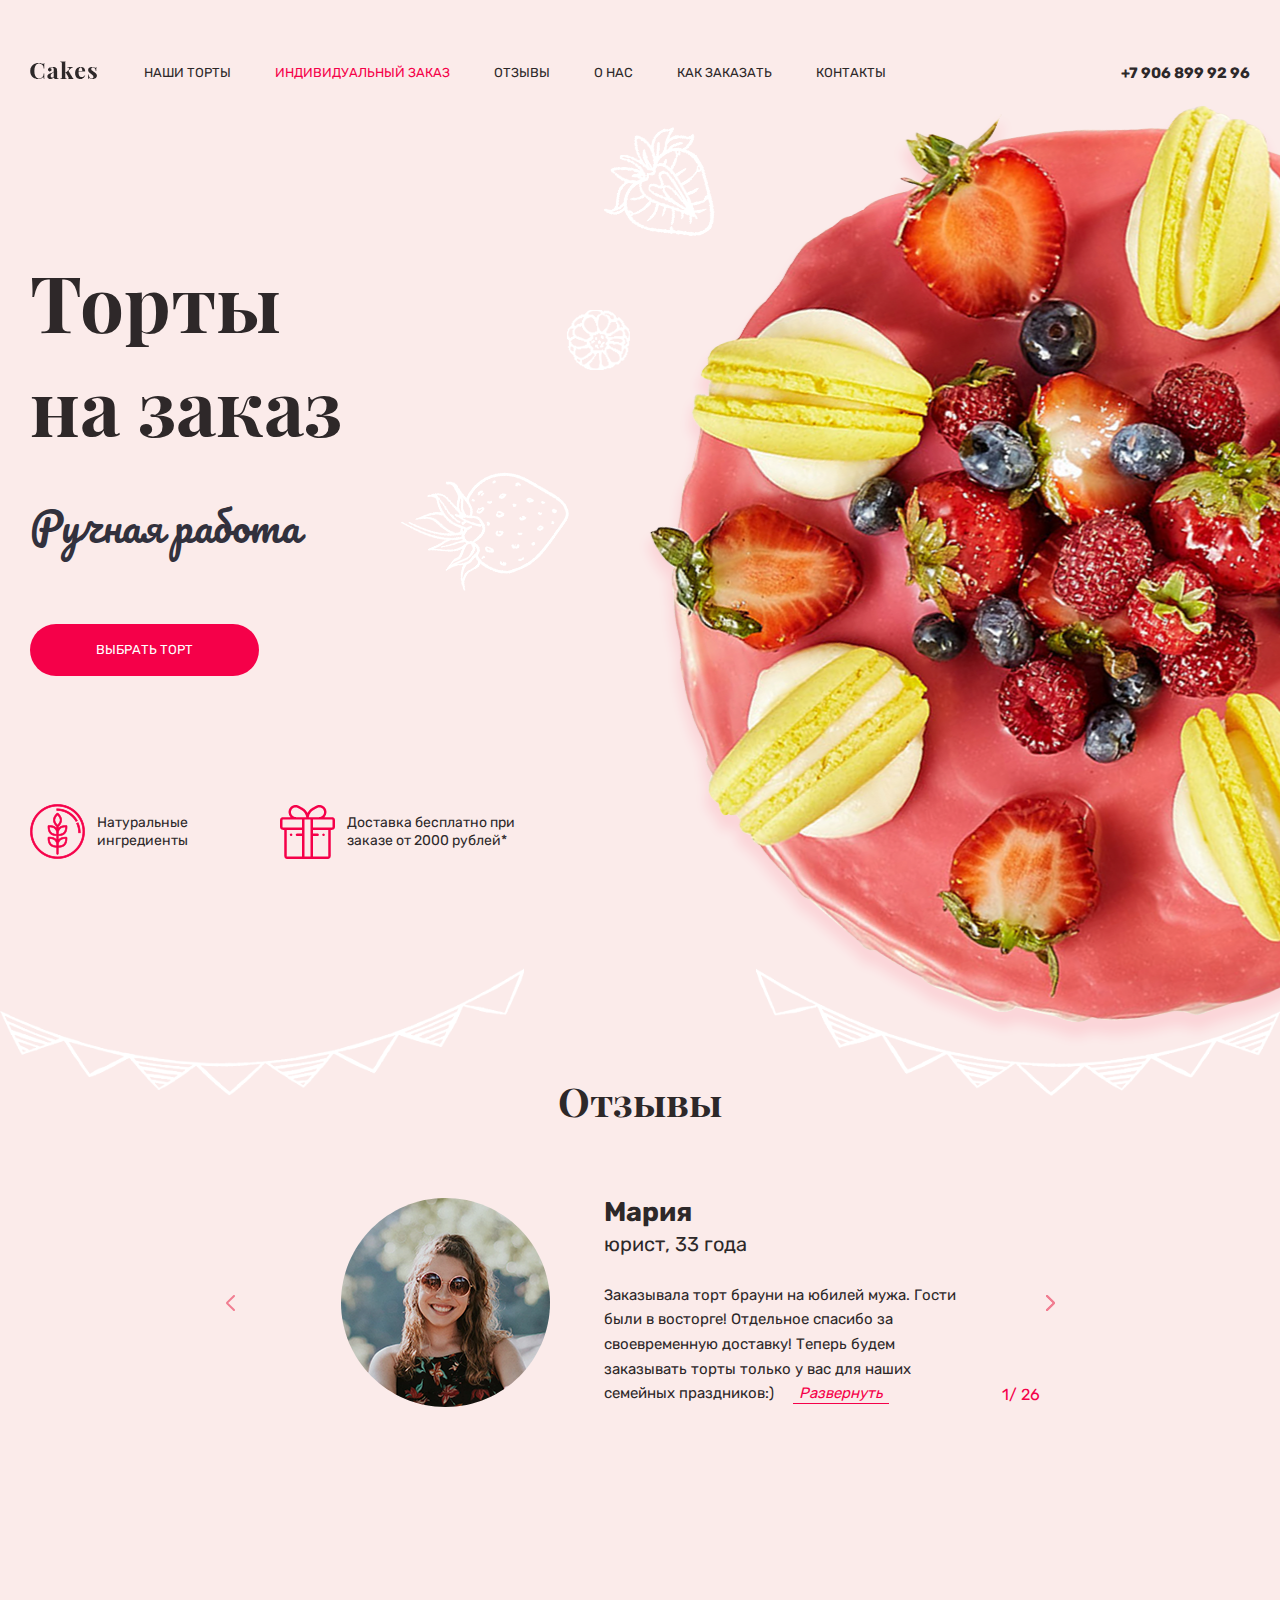
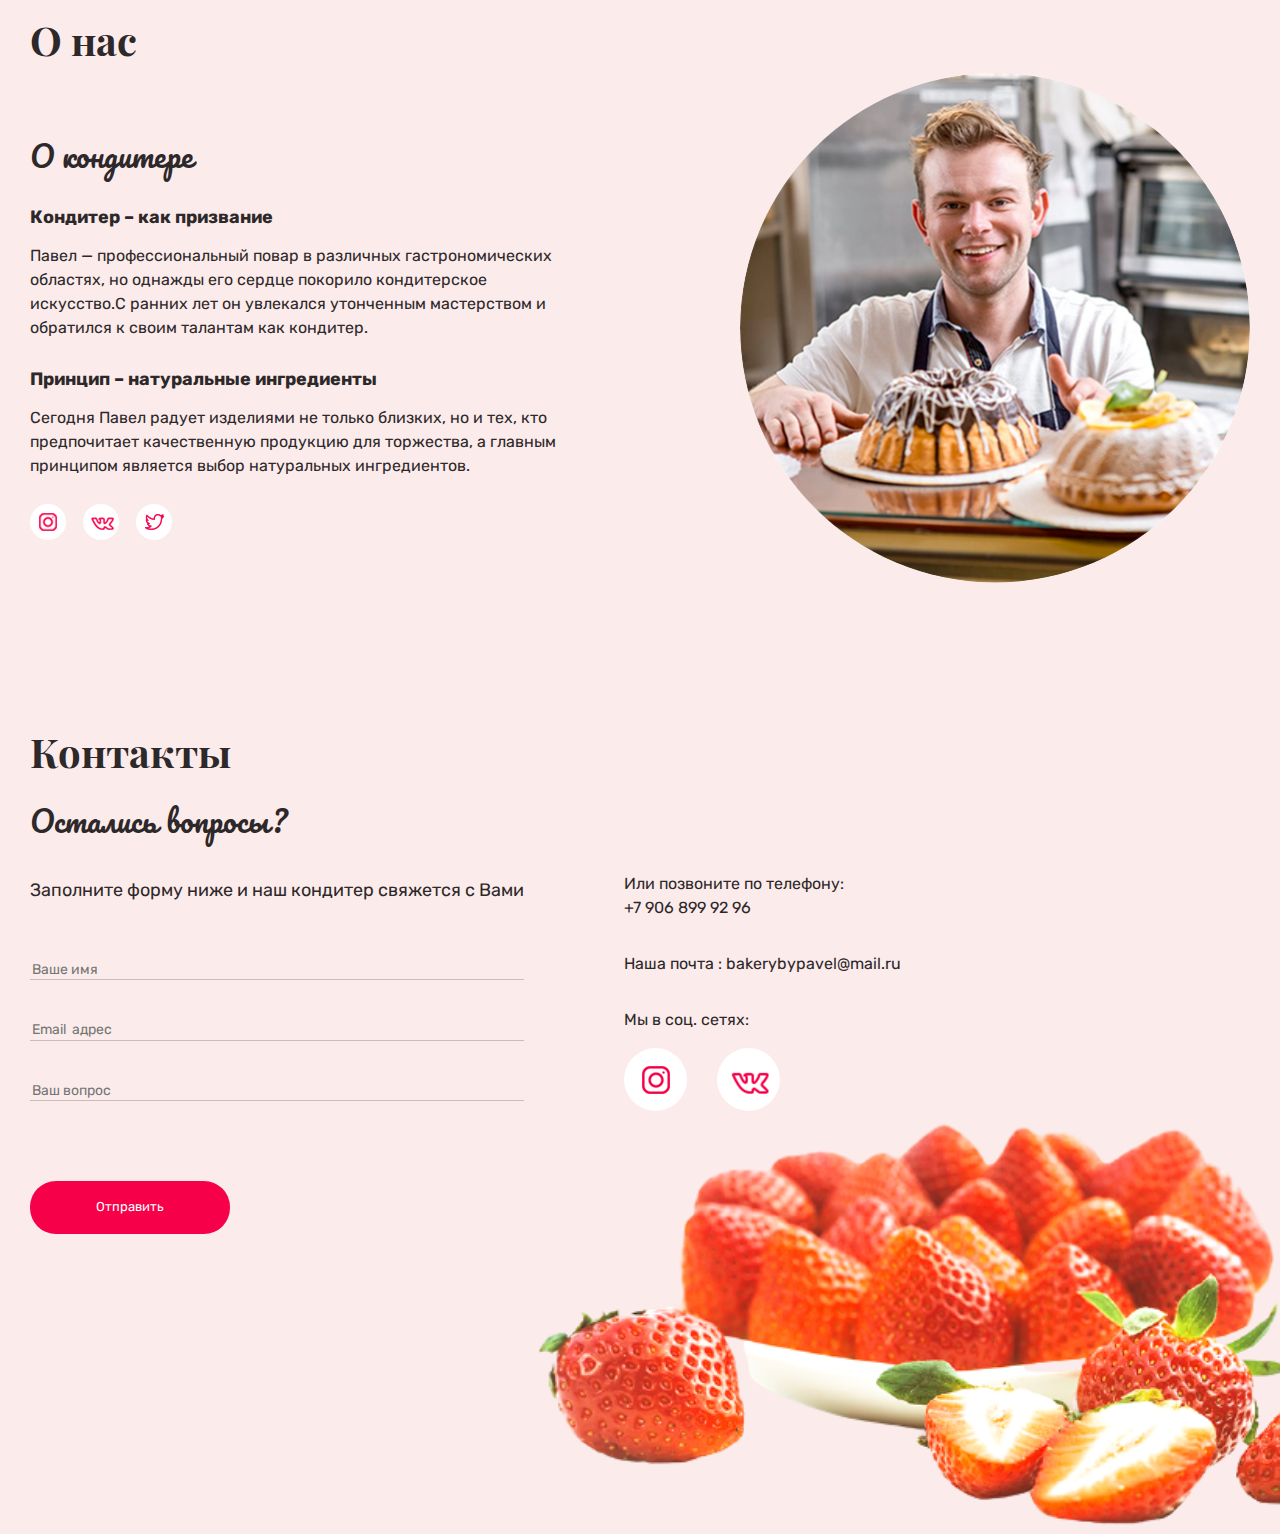
<file: cakes/index.html>
<!DOCTYPE html>
<html lang="ru">
<head>
  <meta charset="UTF-8">
  <meta name="viewport" content="width=device-width, initial-scale=1.0">
  <title>cakes</title>
  <link rel="stylesheet" href="css/normalize.css">
  <link rel="stylesheet" href="css/styles.css">
</head>
<body>
  <header class="site-header">
    <div class="container site-header__container">
      <nav class="site-nav">
        <a class="logo" href="#">
          <img class="logo__img" src="img/Cakes.png" alt="cakes logo" width="67" height="18" srcset="img/Cakes.png 1x,img/Cakes@2x.png 2x">
        </a>

        <ul class="site-nav__list">
          <li class="site-nav__item">
            <a href="#" class="site-nav__link">Наши торты</a>
          </li>
          <li class="site-nav__item site-nav__item--active">
            <a href="#" class="site-nav__link">Индивидуальный заказ</a>
          </li>
          <li class="site-nav__item">
            <a href="#" class="site-nav__link">Отзывы</a>
          </li>
          <li class="site-nav__item">
            <a href="#" class="site-nav__link">О нас</a>
          </li>
          <li class="site-nav__item">
            <a href="#" class="site-nav__link">Как заказать</a>
          </li>
          <li class="site-nav__item">
            <a href="#" class="site-nav__link">Контакты</a>
          </li>
        </ul>
      </nav>

      <a class="tel-link" href="tel:+79068999296">+7 906 899 92 96</a>
    </div>
  </header>

  <main class="site-main">
    <section class="hero-section">
      <div class="container">
        <div class="hero-section__info-wrapper">
          <h2 class="hero-section__heading">Торты на заказ</h2>
          <p class="hero-section__text">Ручная работа</p>
          <a class="button" href="#">Выбрать торт</a>
        </div>

        <div class="hero-section__info-bottom">
          <p class="hero-section__about hero-section__about--ing">Натуральные ингредиенты</p>
          <p class="hero-section__about hero-section__about--order">Доставка бесплатно при заказе от 2000 рублей*</p>
        </div>
      </div>
    </section>

    <section class="clients">
      <div class="container">
        <h2 class="clients__heading">Отзывы</h2>
        <div class="clients__container">
          <button class="clients__button clients__button--prev">
            <img class="clients__button-img" src="img/previous.svg" alt="previous" width="9" height="16">
          </button>
          <button class="clients__button clients__button--next">
            <img class="clients__button-img" src="img/next.svg" alt="next" width="9" height="16">
          </button>

          <ul class="clients__list">
            <li class="clients__item client">
              <div>
                <p class="client__name">Мария</p>
                <p class="client__about">юрист, 33 года</p>
                <blockquote class="client__comment">Заказывала торт брауни на юбилей мужа.
                  Гости были в восторге! Отдельное спасибо
                  за своевременную доставку! Теперь будем заказывать торты только у вас для наших семейных праздников:) <button class="button-more">Развернуть</button></blockquote>
                </div>
              </li>
            </ul>

            <div class="slider">
              <span class="slider__number">1</span>/
              <span class="slider__number">26</span>
            </div>
        </div>

        </div>
      </section>

      <section class="about-us">
        <div class="container">
          <h2 class="about-us__heading">О нас</h2>
          <div class="about-us__container">
            <div class="about-us__info info">
              <h3 class="info__heading">О кондитере</h3>
              <p class="info__main-text">Кондитер – как призвание</p>
              <p class="info__text">Павел — профессиональный повар в различных гастрономических областях, но однажды его сердце покорило кондитерское искусство.С ранних лет он увлекался утонченным мастерством и обратился к своим талантам как кондитер.</p>
              <p class="info__main-text">Принцип – натуральные ингредиенты</p>
              <p class="info__text">Сегодня Павел радует изделиями не только близких, но и тех, кто предпочитает качественную продукцию для торжества, а главным принципом является выбор натуральных ингредиентов.</p>

              <ul class="socials-list">
                <li class="socials-list__item social">
                  <a href="#" class="social__link">
                    <img class="social__img social__img--inst" src="img/inst.png" alt="instagram" width="18" height="18" srcset="img/inst.png 1x, img/inst@2x.png 2x" width="">
                  </a>
                </li>
                <li class="socials-list__item social">
                  <a href="#" class="social__link">
                    <img class="social__img social__img--vk" src="img/vk.png" alt="vk" width="25" height="17" srcset="img/vk.png 1x, img/vk@2x.png 2x">
                  </a>
                </li>
                <li class="socials-list__item social">
                  <a href="#" class="social__link">
                    <img class="social__img social__img--tw" src="img/tw.png" alt="twitter" width="19" height="16" srcset="img/tw.png 1x, img/tw@2x.png 2x">
                  </a>
                </li>
              </ul>
            </div>

            <img class="about-us__img" src="img/about-us.jpg" alt="about-us" width="510" height="510">
          </div>
        </section>

        <section class="contacts">
          <div class="container contacts__container">
            <div class="contacts-wrapper--left">
              <h2 class="contacts__heading">Контакты</h2>
              <h3 class="contacts__main-text">Остались вопросы?</h3>
              <p class="contacts__text">Заполните форму ниже и наш кондитер свяжется с Вами</p>
              <form class="contacts__form" action="https://echo.htmlacademy.ru">
                <label class="visually-hidden" for="name">name</label>
                <input class="contacts__input" type="text"placeholder="Ваше имя" name="name-input" id="name">

                <label class="visually-hidden" for="email">name</label>
                <input class="contacts__input" type="email"placeholder="Email  адрес" name="name-input" id="email">

                <label class="visually-hidden" for="text">name</label>
                <input class="contacts__input" type="text"name="textarea" id="text"placeholder="Ваш вопрос">

                <button class="contacts__button" type="submit">Отправить</button>
              </form>
            </div>

            <div class="contacts-wrapper--right">
              <p class="contacts__contact">
                Или позвоните по телефону: <br>
                <a href="tel:+79068999296" class="contacts__link">+7 906 899 92 96</a>
              </p>
              <p class="contacts__contact">
                Наша почта :
                <a href="mailto:bakerybypavel@mail.ru" class="contacts__link">bakerybypavel@mail.ru</a>
              </p>
              <p class="contacts__contact">
                Мы в соц. сетях:
              </p>
              <ul class="contacts__socials-list">
                <li class="contacts__socials-item">
                  <a class="contacts__socials-link" href="#">
                    <img class="contacts__socials-img contacts__socials-img--inst" src="img/insta-big.png" alt="instagram" width="28" height="28">
                  </a>
                </li>

                <li class="contacts__socials-item">
                  <a class="contacts__socials-link" href="#">
                    <img class="contacts_ _socials-img contacts_ _socials-img--vk" src="img/vk-big.png" alt="instagram" width="41" height="29">
                  </a>
                </li>
              </ul>
            </div>
          </div>
        </section>
      </main>
    </body>
    </html>
</file>
<file: cakes/css/styles.css>
@font-face {
  font-family: "Playfair Display";
  font-style: normal;
  font-weight: 400;
  font-display:swap;
  src: url("../fonts/playfair-display-v21-latin_cyrillic-regular.woff2") format("woff2"),
       url("../fonts/playfair-display-v21-latin_cyrillic-regular.woff") format("woff");
}

@font-face {
  font-family: "Playfair Display";
  font-style: normal;
  font-weight: 700;
  font-display:swap;
  src: url("../fonts/playfair-display-v21-latin_cyrillic-700.woff2") format("woff2"),
       url("../fonts/playfair-display-v21-latin_cyrillic-700.woff") format("woff");
}

@font-face {
  font-family: "Playfair Display";
  font-style: italic;
  font-weight: 700;
  font-display:swap;
  src: url("../fonts/playfair-display-v21-latin_cyrillic-700italic.woff2") format("woff2"),
       url("../fonts/playfair-display-v21-latin_cyrillic-700italic.woff") format("woff");
}
@font-face {
  font-family: "Pacifico";
  font-style: normal;
  font-weight: 400;
  font-display:swap;
  src: url("../fonts/pacifico-v17-latin_cyrillic-regular.woff2") format("woff2"),
       url("../fonts/pacifico-v17-latin_cyrillic-regular.woff") format("woff");
}

@font-face {
  font-family: "Rubik";
  font-style: normal;
  font-weight: 400;
  font-display:swap;
  src: url("../fonts/rubik-v11-latin_cyrillic-regular.woff2") format("woff2"),
       url("../fonts/rubik-v11-latin_cyrillic-regular.woff") format("woff");
}

@font-face {
  font-family: "Rubik";
  font-style: normal;
  font-weight: 700;
  font-display:swap;
  src: url("../fonts/rubik-v11-latin_cyrillic-700.woff2") format("woff2"),
       url("../fonts/rubik-v11-latin_cyrillic-700.woff") format("woff");
}

html {
  box-sizing: border-box;
  scroll-behavior: smooth;
}

*,
*::before,
*::after {
  box-sizing: inherit;
}

body {
  padding: 0;
  margin: 0;
  font-family: "Rubik","Arial", sans-serif;
  font-size: 16px;
  line-height: 1.5;
  background-color: #fbebea;
  color: #2d2829;
  background-image: url("../img/hero-img.png");
  background-repeat: no-repeat;
  background-position: calc(50% + 350px) 105px;
  overflow-x: hidden;
}

img {
  max-width: 100%;
  height: auto;
}

.visually-hidden {
  position: absolute;
  width: 1px;
  height: 1px;
  margin: -1px;
  border: 0;
  padding: 0;
  clip: rect(0 0 0 0);
  overflow: hidden;
}

.container {
  max-width: 1260px;
  padding-left: 20px;
  padding-right: 20px;
  margin-left: auto;
  margin-right: auto;
}
.site-header{
  padding: 60px 0;
}
.site-header__container{
  display: flex;
  align-items: center;
}
.site-nav{
  display: flex;
  align-items: center;
}
.logo{
  margin-right: 25px;
}
.logo__img{
  width: 67px;
  height: 18px;
}
.site-nav__list{
 display: flex;
 align-items: center;
 margin: 0;
 padding: 0;
 list-style-type: none;
}
.site-nav__item{
margin-right: 22px;
margin-left: 22px;
}
.site-nav__link{
  text-decoration: none;
  font-size: 13px;
  font-weight: 400;
  font-style: normal;
  letter-spacing: normal;
  line-height: 26.66px;
  text-transform: uppercase;
  color: #2d2829;
}
.site-nav__item--active .site-nav__link{
  color: #f50049;
}
.tel-link{
  text-decoration: none;
  color: #2d2829;
  font-size: 15px;
  font-weight: 700;
  margin-left: auto;
}
/* HERO */
/* .site-main{

} */
.hero-section{
padding-top: 102px;
padding-bottom: 102px;
}
.hero-section__info-wrapper{
 width: 468px;
}
.hero-section__heading{
  margin-top: 0;
  margin-bottom: 31px;
  width: 353px;
  color: #2e2829;
 font-family: "Playfair Display","Times New Roman", serif;
 font-size: 78px;
 font-weight: 700;
 line-height: 70px;
font-style: normal;
letter-spacing:normal;
line-height: normal;
}
.hero-section__text{
  margin-top: 0;
  margin-bottom: 58px;
  color: #32313d;
  font-family: "Pacifico", cursive;
  font-size: 41px;
  font-weight: 400;
  font-style: normal;
  letter-spacing: normal;
  line-height: 77.95px;
}
.hero-section__info-bottom{
 display: inline-flex;
 align-items: center;
}
.hero-section__about{
  margin: 0;
  display: inline-flex;
  align-items: center;
  font-size: 14px;
  font-weight: 400;
  font-style: normal;
  letter-spacing: normal;
  line-height: 18px;
  width: 250px;
  /* padding-top: 15px;
  padding-bottom: 15px;
  padding-left: 70px;
  background-position: left top;
  background-size: 55px 55xp;
  background-repeat: no-repeat; */
}
/* .hero-section__about--ing{
  width: 200px;
  background-image: url("../img/hero-icon.png");
  margin-right: 70px;
}
.hero-section__about--order{
  width: 250px;
  background-image: url("../img/gift.png");
} */
 .hero-section__about::before{
   display: block;
  min-width: 55px;
  height: 55px;
  background-position: center center;
  background-size: contain;
  background-repeat: no-repeat;
  margin-right: 12px;
  content: "";
}
.hero-section__about--ing::before{
  background-image: url("../img/hero-icon.png");
}
.hero-section__about--order::before{
  background-image: url("../img/gift.png");
}
.button{
  display: inline-flex;
  vertical-align: baseline;
  padding: 13px 66px;
  text-decoration: none;
  color: #fff;
  background-color: #f50049;
  border-radius: 26px;
  font-size: 13px;
  font-weight: 400;
  line-height: 26.73px;
  text-transform: uppercase;
  margin-bottom: 128px;
}

/* clients */
.clients{
  padding-top: 100px;
  padding-bottom: 100px;
  background-image: url("../img/flag.png");
 background-position: center top;
 background-size: contain;
 background-repeat: no-repeat;
}
.clients__heading{
  font-family: "Playfair Display","Times New Roman", serif;
  color: #2d2829;
  font-size: 40px;
  font-weight: 700;
  line-height: 65.96px;
  text-align: center;
  margin-top: 0;
  margin-bottom: 64px;
}
.clients__container{
  display: flex;
  align-items: center;
  width: 841px;
  margin-left: auto;
  margin-right: auto;
}
.clients__button{
 background-color: transparent;
 border: none;
 cursor: pointer;
}
.clients__button--prev{
 margin-right: 100px;
}
.clients__button--next{
  order: 1;
}
.clients__button-img{
display: block;
width: 9px;
height: 16px;
}
.clients__list{
  display: flex;
  align-items: center;
  justify-content: center;
  padding: 0;
  margin: 0;
  list-style-type: none;
}
.clients__item{
  display: flex;
  align-items: center;
}
.client::before{
  display: block;
  min-width: 209px;
  height: 209px;
  background-image: url("../img/maria.png");
  background-position: center center;
  background-size: contain;
  background-repeat: no-repeat;
  content: "";
  margin-right: 54px;
}
.client__name{
  margin-top: 0;
  margin-bottom: 8px;
  font-size: 27px;
  font-weight: 700;
  font-style: normal;
  letter-spacing: normal;
  line-height: 24px;
}
.client__about{
  margin-top: 0;
  margin-bottom: 27px;
  font-size: 20px;
  font-weight: 400;
  font-style: normal;
  letter-spacing: normal;
  line-height: 24px;
}
.client__comment{
  margin: 0;
  font-size: 15px;
  font-weight: 400;
  font-style: normal;
  letter-spacing: normal;
  line-height: 24.56px;
  width: 353px;
}
.button-more{
 background-color: transparent;
 border: none;
 color: #f50049;
 border-bottom:1px solid #f50049;
 font-style: italic;
 margin-left: 15px;
 cursor: pointer;
}
.slider{
  align-self:flex-end;
  margin-left: auto;
  color: #f50049;
}
.slider__number{

}
/* About us */
.about-us{
padding-top: 100px;
padding-bottom: 100px;
}
.about-us__container{
  display: flex;
  align-items: center;
}
.about-us__heading{
  font-family: "Playfair Display","Times New Roman", serif;
  color: #2d2829;
  font-size: 40px;
  font-weight: 700;
  line-height: 65.96px;
  margin-top: 0;
  margin-bottom: 0px;
}
.about-us__info{
width: 552px;
}
.info{

}
.info__heading{
  margin-top: 0;
  margin-bottom: 9px;
  font-family: "Pacifico", cursive;
  font-size: 30px;
  font-weight: 400;
  font-style: normal;
  letter-spacing: normal;
  line-height: 77.95px;
}
.info__main-text{
  margin-top: 0;
  margin-bottom: 13px;
  font-size: 18px;
  font-weight: 700;
  font-style: normal;
  letter-spacing: normal;
  line-height: 27px;
}
.info__text{
margin-top: 0;
margin-bottom: 26px;
font-size: 16px;
font-weight: 400;
font-style: normal;
letter-spacing: normal;
line-height: 24px;
}

.socials-list{
  display: flex;
  align-items: center;
  margin: 0;
  padding: 0;
  list-style-type: none;
}
.socials-list__item + .socials-list__item{
  margin-left: 17px;
}
.social{

}
.social__link{
  display: flex;
  align-items: center;
  justify-content: center;
  width: 36px;
  height: 36px;
  background-color: #fff;
  border-radius: 50%;

}
.social__img{
  display: block;
}
.social__img--inst{
  width: 18px;
  height: 18px;
}
.social__img--vk{
  width: 25px;
  height: 17px;
}
.social__img--tw{
  width: 19px;
  height: 16px;
}
.about-us__img{
  display: block;
  width: 510px;
  height: 510px;
  border-radius: 50%;
  margin-left: auto;
}
.contacts{
  padding-top: 50px;
  padding-bottom: 300px;
  background-image: url("../img/strb-removebg-preview.png");
  background-position: calc(50% + 350px) bottom;
  background-repeat: no-repeat;
  background-size:  954px 636px;
}
.contacts__heading{
  margin-top: 0;
  margin-bottom:10px;
  font-family: "Playfair Display","Times New Roman", serif;
  font-size: 40px;
  font-weight: 700;
  font-style: normal;
  letter-spacing: normal;
  line-height: 38.8px;
}
.contacts__container{
display: flex;
align-items: center;
}
.contacts__main-text{
  margin-top: 0;
  margin-bottom: 10px;
  font-family: "Pacifico", cursive;
  font-size: 30px;
  font-weight: 400;
  font-style: normal;
  letter-spacing: normal;
  line-height: 77.95px;
}
.contacts__text{
  font-size: 18px;
  font-weight: 400;
  font-style: normal;
  letter-spacing: normal;
  line-height: 24px;
}
.contacts__form{
  display: flex;
  flex-direction: column;
}
.contacts__input{
  padding-top: 40px;
  background-color: transparent;
  border: none;
  border-bottom: 1px solid #c9bcbb;
}
.contacts__input:focus{
  outline: none;
  border-bottom: 1px solid #32313d;
}
::placeholder{
  font-size: 14px;
font-weight: 400;
font-style: normal;
letter-spacing: normal;
line-height: 24px;
}
.contacts__button{
  margin-top: 80px;
  padding: 13px 66px;
  text-decoration: none;
  color: #fff;
  background-color: #f50049;
  border-radius: 26px;
  font-size: 13px;
  font-weight: 400;
  line-height: 26.73px;
  text-transform: capitalize;
  border: none;
  align-self: start;
}
.contacts-wrapper--right{
  display: flex;
  flex-direction: column;
  margin-left: 100px;
}
.contacts__contact{
  font-size: 16px;
  font-weight: 400;
  font-style: normal;
  letter-spacing: normal;
  line-height: 24px;
}
.contacts__link{
  text-decoration: none;
  font-size: 16px;
  font-weight: 400;
  font-style: normal;
  letter-spacing: normal;
  line-height: 24px;
  color: #2d2829;
}
.contacts__socials-list{
  display: flex;
  padding: 0;
  margin: 0;
  list-style-type: none;

}
.contacts__socials-item + .contacts__socials-item{
  margin-left: 30px;
}
.contacts__socials-link{
  display: flex;
  align-items: center;
  justify-content: center;
  background-color: #fff;
  border-radius: 50%;
  width: 63px;
  height: 63px;

}
.contacts__socials-img{
display: block;
}
.contacts__socials-img--inst{
width: 28px;
height: 28px;
}
.contacts__socials-img--vk{
width: 41px;
height: 29px;
}




























































@media
only screen and (-webkit-min-device-pixel-ratio: 2),
only screen and (   min--moz-device-pixel-ratio: 2),
only screen and (     -o-min-device-pixel-ratio: 2/1),
only screen and (        min-device-pixel-ratio: 2),
only screen and (                min-resolution: 192dpi),
only screen and (                min-resolution: 2dppx) {

  .hero-section__about--ing{
    background-image: url("../img/hero-icon@2x.png")
  }
  .hero-section__about--order{
    background-image: url("../img/gift@2x.png");
  }

}
</file>
